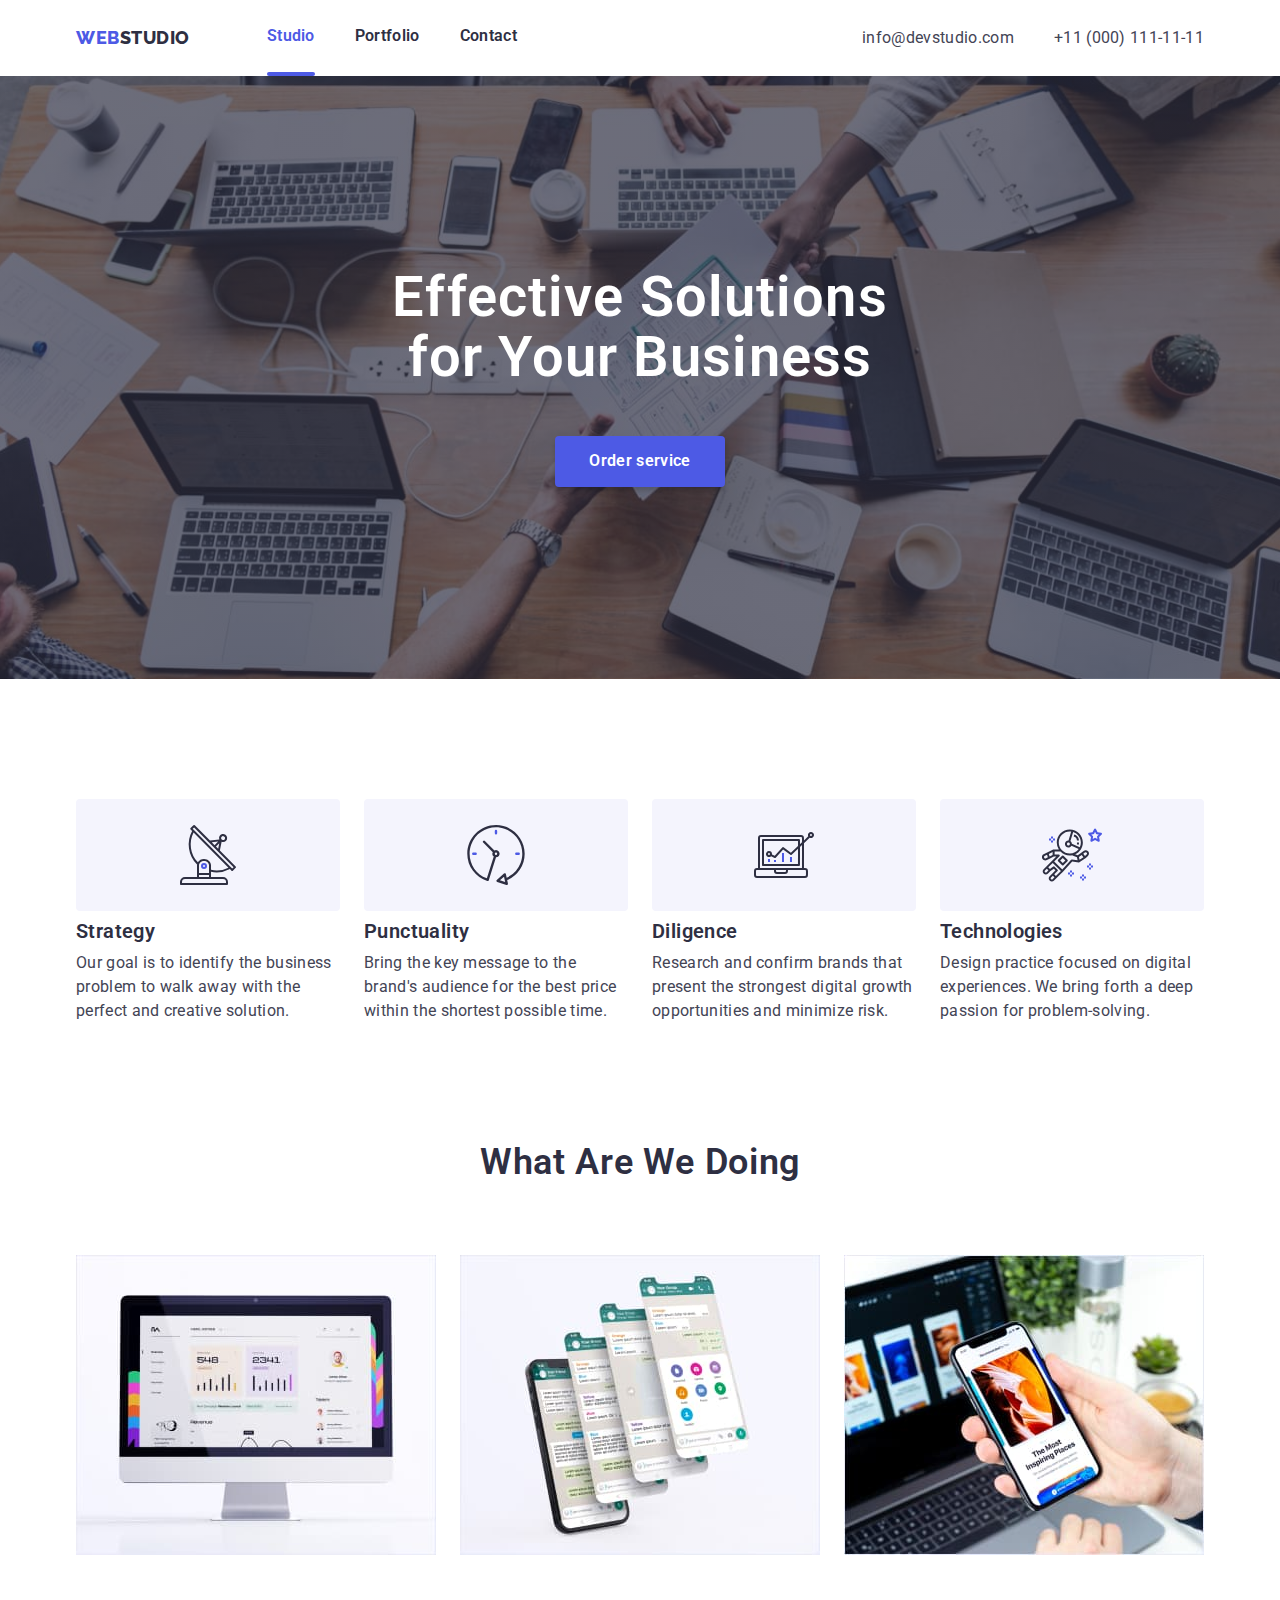
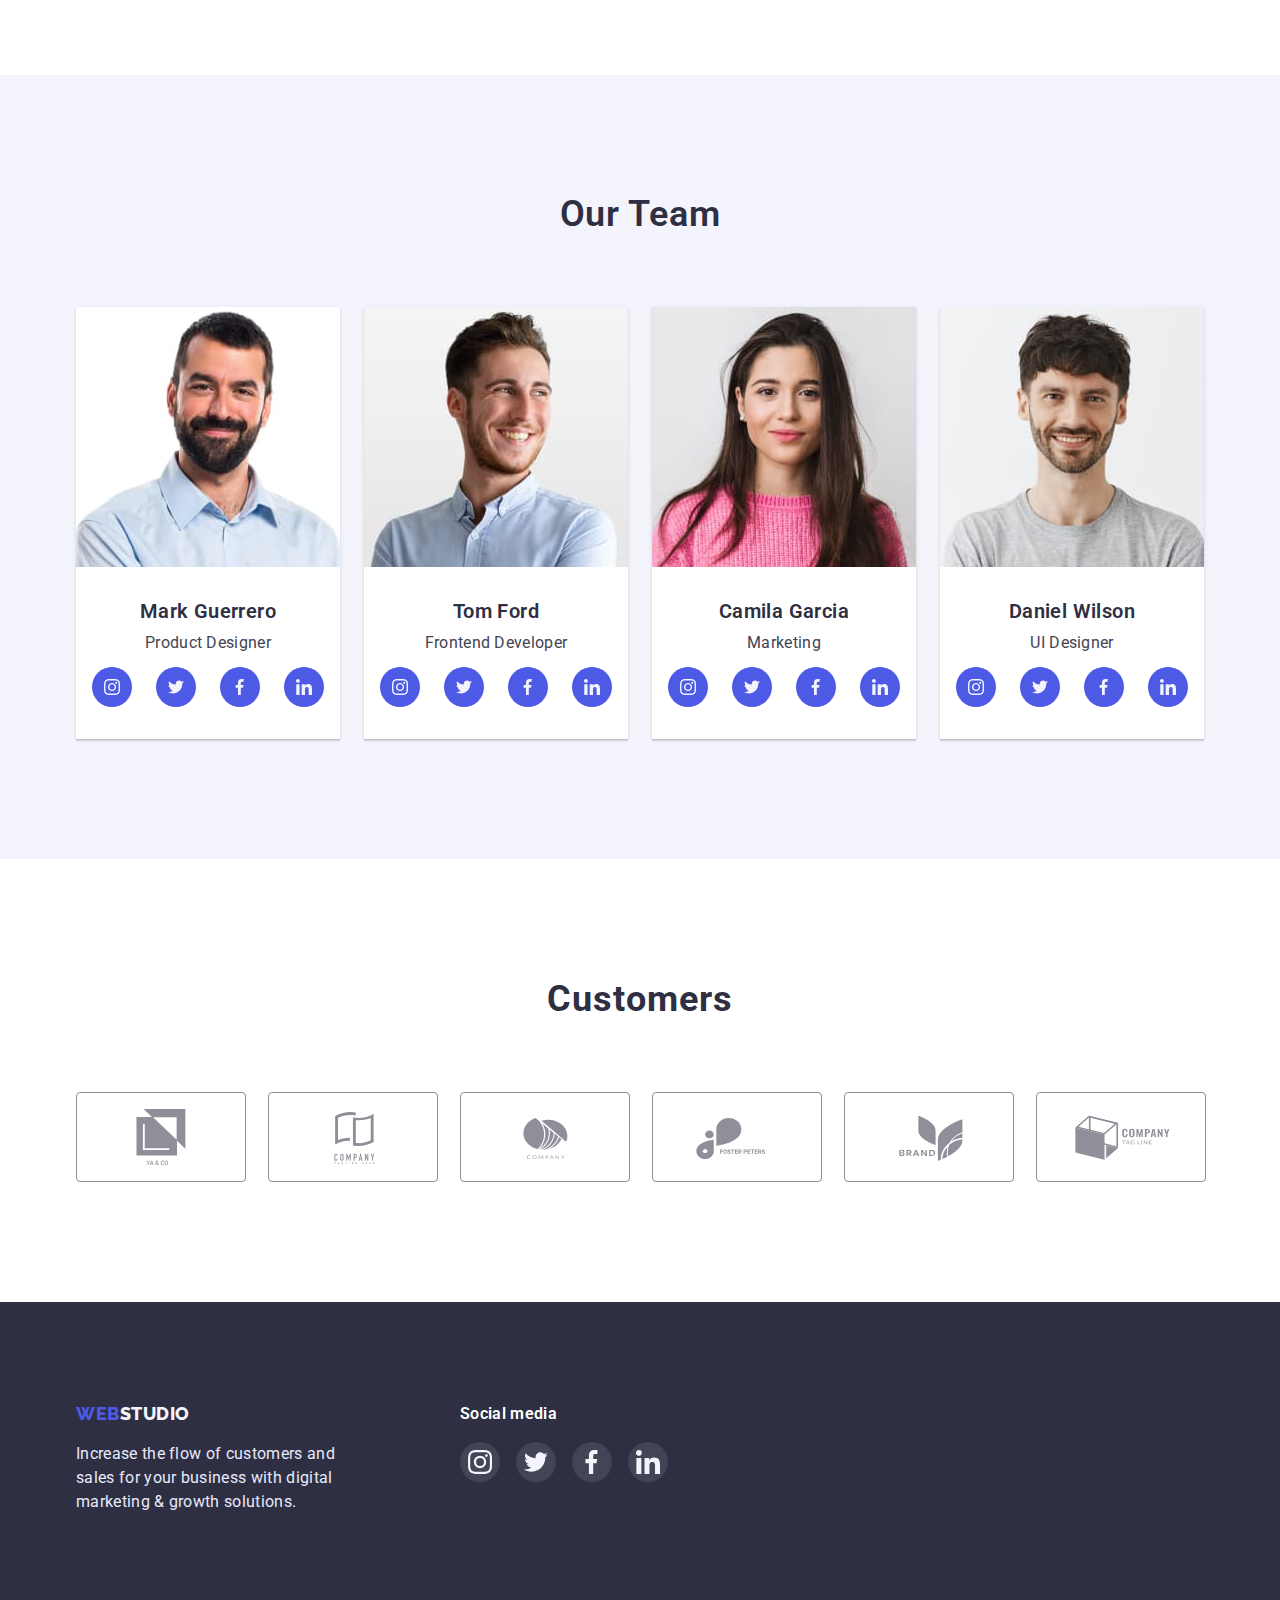
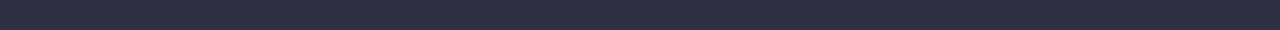
<file: index.html>
<!DOCTYPE html>
<html lang="en">
<head>
    <meta charset="UTF-8">
    <meta http-equiv="X-UA-Compatible" content="IE=edge">
    <meta name="viewport" content="width=device-width, initial-scale=1.0">
    <title><Main>Modul 1.1</Main></title>
    <link rel="preconnect" href="https://fonts.googleapis.com">
    <link rel="preconnect" href="https://fonts.gstatic.com" crossorigin>
    <link href="https://fonts.googleapis.com/css2?family=Raleway:wght@700&family=Roboto:wght@400;500;700;900&display=swap" rel="stylesheet">
    <link rel="stylesheet" href="./css/styles.css">
    <link rel="stylesheet" href="https://github.com/sindresorhus/modern-normalize/blob/main/modern-normalize.css">
</head>
<body>
    <header class="header-section">  
        <div class="container">
        <nav class="main-nav">        
            <a class="logo" href="./index.html"><span class="logo-half">Web</span>studio</a>
            <ul class="list site-nav">
                <li class="list-link-item"><a class="list-link act-page" href="./index.html">Studio</a></li>
                <li class="list-link-item"><a class="list-link" href="./portfolio.html">Portfolio</a></li>
                <li class="list-link-item"><a class="list-link" href="#">Contact</a></li>
            </ul>
            </nav>
            <ul class="contacts list">
                <li class="list-link-item"><a class="contact-link" href="mailto:info@devstudio.com">info@devstudio.com</a></li>
                <li class="list-link-item"><a class="contact-link" href="tel:+11(000)111-11-11">+11 (000) 111-11-11</a></li>
            </ul>
        </div>       
    </header>
    <main>
        <section class="hero-section">
            <div class="container hero">
            <h1 class="hero-name">Effective Solutions<br>for Your Business</h1>
            <button class="hero-button" data-modal-open type="button">Order service</button>
            </div>
        </section>
        <section class="skills">
            <div class="container">
            <h2  class="visually-hidden">Our skills</h2>
            <ul class="skills-list list">
                <li class="skills-list-item">
                    <div class="skills-icon">
                        <svg class="icon-sk" width="60px" height="64px">
                            <use href="./images/icons.svg#icon-antenna"></use>
                        </svg>
                    </div>
                    <h3 class="skills-list-name">Strategy</h3>
                    <p class="skills-list-text">Our goal is to identify the business problem to walk away with the perfect and creative solution. </p>
                </li>
                <li class="skills-list-item">
                    <div class="skills-icon">
                        <svg class="icon-sk" width="60px" height="64px">
                            <use href="./images/icons.svg#icon-clock"></use>
                        </svg>
                    </div>
                    <h3 class="skills-list-name">Punctuality</h3>
                    <p class="skills-list-text">Bring the key message to the brand's audience for the best price within the shortest possible time.</p>
                </li>
                <li class="skills-list-item">
                    <div class="skills-icon">
                        <svg class="icon-sk" width="60px" height="64px">
                            <use href="./images/icons.svg#icon-diagram"></use>
                        </svg>
                    </div>
                    <h3 class="skills-list-name">Diligence</h3>
                    <p class="skills-list-text">Research and confirm brands that present the strongest digital growth opportunities and minimize risk.</p>
                </li>
                <li class="skills-list-item">
                    <div class="skills-icon">
                        <svg class="icon-sk" width="60px" height="64px">
                            <use href="./images/icons.svg#icon-astronaut"></use>
                        </svg>
                    </div>
                    <h3 class="skills-list-name">Technologies</h3>
                    <p class="skills-list-text">Design practice focused on digital experiences. We bring forth a deep passion for problem-solving.</p>
                </li>
            </ul>
        </div>
        </section>
        <section class="services">
            <div class="container">
            <h2 class="services-name">What are we doing</h2>
            <ul class="services-list list">
                <li class="services-list-item"><img width="360" height="300" src="./images/img1.jpg" alt="Computer"></li>
                <li class="services-list-item"><img width="360" height="300" src="./images/img2.jpg" alt="Smartphone"></li>
                <li class="services-list-item"><img width="360" height="300" src="./images/img3.jpg" alt="Smartphone and Computer"></li>
            </ul>
            </div>
        </section>
        <section class="team">
            <div class="container">
            <h2 class="staff">Our team</h2>
            <ul class="staff-list list">
                <li class="staff-card"><img width="264" height="260" src="./images/staff1.jpg" alt="Mark Guerrero"> 
                    <div class="staff-card-cont">
                        <h3 class="staff-name">Mark Guerrero</h3>
                        <p class="staff-position">Product Designer</p>
                        <ul class="soc-media-list list">
                            <li class="soc-media-item">
                                <a href="#" class="soc-media-link instagram">
                                    <svg class="soc-media-icon" width="16px" height="16px">
                                        <use href="./images/icons.svg#icon-instagram"></use>
                                    </svg>
                                </a>
                            </li>
                            <li class="soc-media-item">
                                <a href="#" class="soc-media-link twitter">
                                    <svg class="soc-media-icon" width="16px" height="16px">
                                        <use href="./images/icons.svg#icon-twitter"></use>
                                    </svg>
                                </a>
                            </li>
                            <li class="soc-media-item">
                                <a href="#" class="soc-media-link facebook">
                                    <svg class="soc-media-icon" width="16px" height="16px">
                                        <use href="./images/icons.svg#icon-facebook"></use>
                                    </svg>
                                </a>
                            </li>
                            <li class="soc-media-item">
                                <a href="#" class="soc-media-link linkedin">
                                    <svg class="soc-media-icon" width="16px" height="16px">
                                        <use href="./images/icons.svg#icon-linkedin"></use>
                                    </svg>
                                </a>
                            </li>
                        </ul>
                    </div>
                </li>
                <li class="staff-card"><img width="264" height="260" src="./images/staff2.jpg" alt="Tom Ford"> 
                    <div class="staff-card-cont">
                        <h3 class="staff-name">Tom Ford</h3>
                        <p class="staff-position">Frontend Developer</p>
                        <ul class="soc-media-list list">
                            <li class="soc-media-item">
                                <a href="#" class="soc-media-link instagram">
                                    <svg class="soc-media-icon" width="16px" height="16px">
                                        <use href="./images/icons.svg#icon-instagram"></use>
                                    </svg>
                                </a>
                            </li>
                            <li class="soc-media-item">
                                <a href="#" class="soc-media-link twitter">
                                    <svg class="soc-media-icon" width="16px" height="16px">
                                        <use href="./images/icons.svg#icon-twitter"></use>
                                    </svg>
                                </a>
                            </li>
                            <li class="soc-media-item">
                                <a href="#" class="soc-media-link facebook">
                                    <svg class="soc-media-icon" width="16px" height="16px">
                                        <use href="./images/icons.svg#icon-facebook"></use>
                                    </svg>
                                </a>
                            </li>
                            <li class="soc-media-item">
                                <a href="#" class="soc-media-link linkedin">
                                    <svg class="soc-media-icon" width="16px" height="16px">
                                        <use href="./images/icons.svg#icon-linkedin"></use>
                                    </svg>
                                </a>
                            </li>
                        </ul>
                    </div>
                </li>
                <li class="staff-card"><img width="264" height="260" src="./images/staff3.jpg" alt="Camila Garcia"> 
                    <div class="staff-card-cont">
                        <h3 class="staff-name">Camila Garcia</h3>
                        <p class="staff-position">Marketing</p>
                        <ul class="soc-media-list list">
                            <li class="soc-media-item">
                                <a href="#" class="soc-media-link instagram">
                                    <svg class="sm-icon-staff" width="16px" height="16px">
                                        <use href="./images/icons.svg#icon-instagram"></use>
                                    </svg>
                                </a>
                            </li>
                            <li class="soc-media-item">
                                <a href="#" class="soc-media-link twitter">
                                    <svg class="sm-icon-staff" width="16px" height="16px">
                                        <use href="./images/icons.svg#icon-twitter"></use>
                                    </svg>
                                </a>
                            </li>
                            <li class="soc-media-item">
                                <a href="#" class="soc-media-link facebook">
                                    <svg class="sm-icon-staff" width="16px" height="16px">
                                        <use href="./images/icons.svg#icon-facebook"></use>
                                    </svg>
                                </a>
                            </li>
                            <li class="soc-media-item">
                                <a href="#" class="soc-media-link linkedin">
                                    <svg class="sm-icon-staff" width="16px" height="16px">
                                        <use href="./images/icons.svg#icon-linkedin"></use>
                                    </svg>
                                </a>
                            </li>
                        </ul>
                    </div>
                </li>
                <li class="staff-card"><img width="264" height="260" src="./images/staff4.jpg" alt="Daniel Wilson"> 
                    <div class="staff-card-cont">
                        <h3 class="staff-name">Daniel Wilson</h3>
                        <p class="staff-position">UI Designer</p>
                        <ul class="soc-media-list list">
                            <li class="soc-media-item">
                                <a href="#" class="soc-media-link instagram">
                                    <svg class="soc-media-icon" width="16px" height="16px">
                                        <use href="./images/icons.svg#icon-instagram"></use>
                                    </svg>
                                </a>
                            </li>
                            <li class="soc-media-item">
                                <a href="#" class="soc-media-link twitter">
                                    <svg class="soc-media-icon" width="16px" height="16px">
                                        <use href="./images/icons.svg#icon-twitter"></use>
                                    </svg>
                                </a>
                            </li>
                            <li class="soc-media-item">
                                <a href="#" class="soc-media-link facebook">
                                    <svg class="soc-media-icon" width="16px" height="16px">
                                        <use href="./images/icons.svg#icon-facebook"></use>
                                    </svg>
                                </a>
                            </li>
                            <li class="soc-media-item">
                                <a href="#" class="soc-media-link linkedin">
                                    <svg class="soc-media-icon" width="16px" height="16px">
                                        <use href="./images/icons.svg#icon-linkedin"></use>
                                    </svg>
                                </a>
                            </li>
                        </ul>
                    </div>
                </li>
            </ul>
            </div>
        </section>
        <section class="customers">
            <div class="container">
                <h2>Customers</h2>
                <ul class="customers-list list">
                    <li class="customers-item">
                        <a href="#" class="cust-link" >
                            <svg class="cust-icon" width="104px" height="56px">
                            <use href="./images/icons.svg#icon-client1" ></use>
                            </svg>
                        </a> 
                    </li>
                    <li class="customers-item">
                        <a href="#" class="cust-link">
                            <svg class="cust-icon" width="104px" height="56px">
                            <use href="./images/icons.svg#icon-client2"></use>
                            </svg>
                        </a>
                    </li>
                    <li class="customers-item">
                        <a href="#" class="cust-link"> 
                            <svg class="cust-icon" width="104px" height="56px">
                            <use href="./images/icons.svg#icon-client3"></use>
                            </svg>
                        </a>
                    </li>
                    <li class="customers-item">
                        <a href="#" class="cust-link">
                            <svg class="cust-icon" width="104px" height="56px">
                            <use href="./images/icons.svg#icon-client4"></use>
                            </svg>
                        </a>
                    </li>
                    <li class="customers-item">
                        <a href="#" class="cust-link">
                            <svg class="cust-icon" width="104px" height="56px">
                            <use href="./images/icons.svg#icon-client5"></use>
                            </svg>
                        </a>
                    </li>
                    <li class="customers-item">
                        <a href="#" class="cust-link">
                            <svg class="cust-icon" width="104px" height="56px">
                            <use href="./images/icons.svg#icon-customer6"></use>
                            </svg>
                        </a>
                    </li>
            </ul>
    </main>
    <footer class="footer-section">
        <div class="container ft">
        <div><a class="logo" href="./index.html"><span class="footer-title"><span class="logo-half">Web</span>studio</span></a>
        <p class="footer-text">Increase the flow of customers and sales for your business with digital marketing & growth solutions.</p></div>
        <div class="soc-media-foot">
            <h3>Social media</h3>
            <ul class="sm-list-footer list">
                <li class="sm-item-footer">
                    <a href="#" class="sm-link-footer instagram">
                        <svg class="soc-media-icon" width="24px" height="24px">
                            <use href="./images/icons.svg#icon-instagram"></use>
                        </svg>
                    </a>
                </li>
                <li class="sm-item-footer">
                    <a href="#" class="sm-link-footer twitter">
                        <svg class="soc-media-icon" width="24px" height="24px">
                            <use href="./images/icons.svg#icon-twitter"></use>
                        </svg>
                    </a>
                </li>
                <li class="sm-item-footer">
                    <a href="#" class="sm-link-footer facebook">
                        <svg class="soc-media-icon" width="24px" height="24px">
                            <use href="./images/icons.svg#icon-facebook"></use>
                        </svg>
                    </a>
                </li>
                <li class="sm-item-footer">
                    <a href="#" class="sm-link-footer linkedin">
                        <svg class="soc-media-icon" width="24px" height="24px">
                            <use href="./images/icons.svg#icon-linkedin"></use>
                        </svg>
                    </a>
                </li>
            </ul>
        </div>
        </div>
    </footer>
    <div data-modal class="backdrop is-hidden">
        <div class="modal">
            <button data-modal-close class="btn-modal" type="button">
                <svg class="icon-close" width="8px" height="8px">
                    <use href="./images/icons.svg#icon-cross"></use>
                </svg>
            </button>
        </div>
    </div>
    <script src="./js/modal.js"></script>
</body>
</html>
</file>
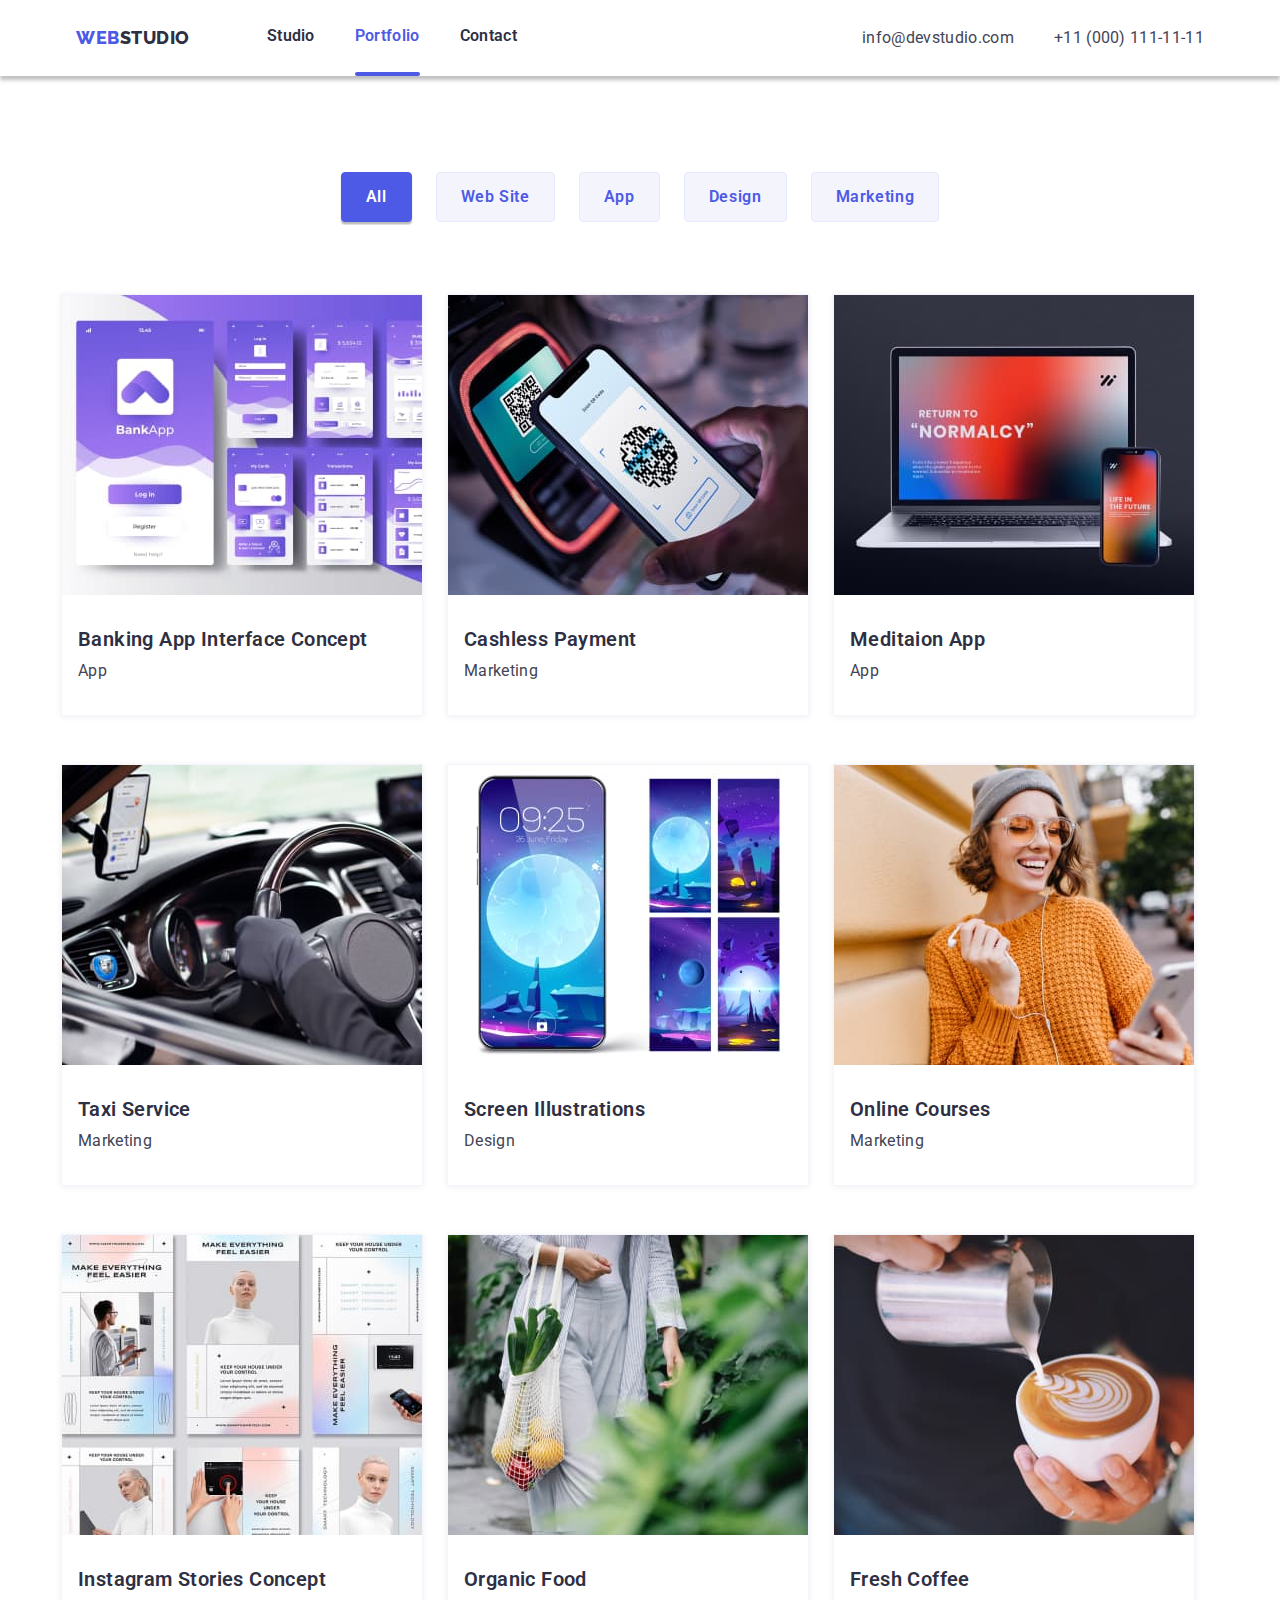
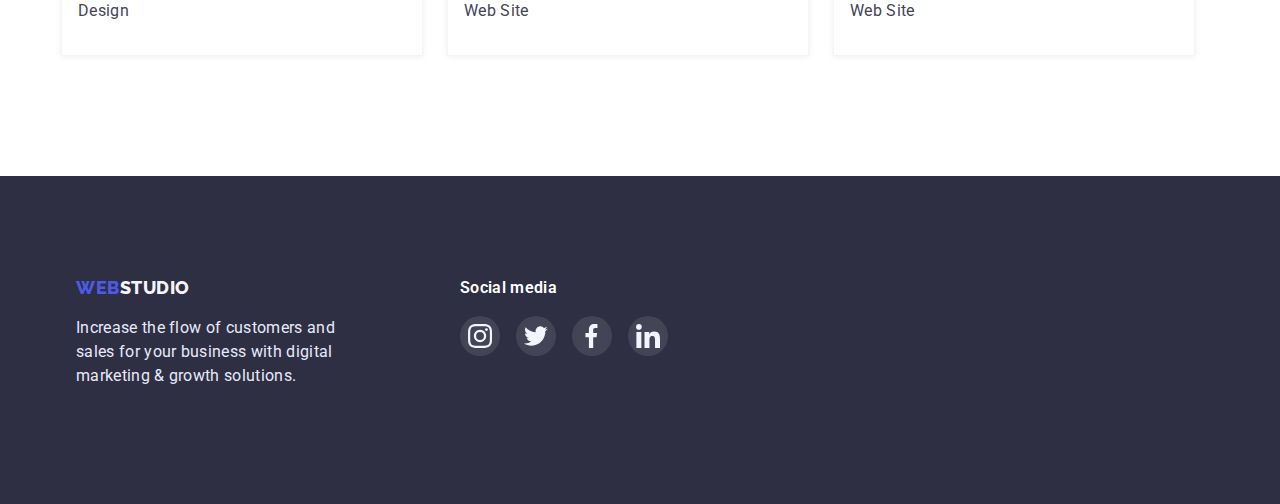
<file: portfolio.html>
<!DOCTYPE html>
<html lang="en">
<head>
    <meta charset="UTF-8">
    <meta http-equiv="X-UA-Compatible" content="IE=edge">
    <meta name="viewport" content="width=device-width, initial-scale=1.0">
    <title>Portfolio</title>
    <link rel="preconnect" href="https://fonts.googleapis.com">
    <link rel="preconnect" href="https://fonts.gstatic.com" crossorigin>
    <link href="https://fonts.googleapis.com/css2?family=Raleway:wght@700&family=Roboto:wght@400;500;700;900&display=swap" rel="stylesheet">
    <link rel="stylesheet" href="./css/styles.css">
    <link rel="stylesheet" href="https://github.com/sindresorhus/modern-normalize/blob/main/modern-normalize.css">
</head>
<body>
    <header class="header-section">  
        <div class="container">
        <nav class="main-nav">        
            <a class="logo" href="./index.html"><span class="logo-half">Web</span>studio</a>
            <ul class="list site-nav">
                <li class="list-link-item"><a class="list-link" href="./index.html">Studio</a></li>
                <li class="list-link-item"><a class="list-link act-page" href="./portfolio.html">Portfolio</a></li>
                <li class="list-link-item"><a class="list-link" href="#">Contact</a></li>
            </ul>
            </nav>
            <ul class="contacts list">
                <li class="list-link-item"><a class="contact-link" href="mailto:info@devstudio.com">info@devstudio.com</a></li>
                <li class="list-link-item"><a class="contact-link" href="tel:+11(000)111-11-11">+11 (000) 111-11-11</a></li>
            </ul>
        </div>       
    </header>
    <main class="main">
        <section class="portfolio-section">
            <div class="container port-cont">
            <div class="filter-cont">       
                <h1 class="visually-hidden">Service examples</h1>
                <ul class="list filter-list">
                    <li class="filter-item"><button class="all-btn" type="button">All</button></li>
                    <li class="filter-item"><button class="filter-btn" type="button">Web Site</button></li>
                    <li class="filter-item"><button class="filter-btn" type="button">App</button></li>
                    <li class="filter-item"><button class="filter-btn" type="button">Design</button></li>
                    <li class="filter-item"><button class="filter-btn" type="button">Marketing</button></li>
                </ul>
            </div>        
        <div class="srv-cards">
        <ul class="list crd-list">            
            <li class="card-item">
            <a href="#">
                <div class="card-img">
                    <img src="./images/srvc1.jpg" alt="Banking app" width="360" height="300">
                <div class="overlay">
                    <p>14 Stylish and User-Friendly App Design Concepts · Task Manager App · Calorie Tracker App · Exotic Fruit Ecommerce App · Cloud Storage App</p>
                </div>  
                </div>
                <div class="card-content">
                    <h3 class="list-name">Banking App Interface Concept</h3>
                    <p class="list-text">App</p>
                    </div>
            </a>
            </li>
            <li class="card-item">
                <a href="#">
                    <div class="card-img">
                    <img src="./images/srv1.jpg" alt="phone payment" width="360" height="300">
                    <div class="overlay">
                        <p>14 Stylish and User-Friendly App Design Concepts · Task Manager App · Calorie Tracker App · Exotic Fruit Ecommerce App · Cloud Storage App</p>
                    </div>  
                </div>
                <div class="card-content">
                <h3 class="list-name">Cashless Payment</h3>
                <p class="list-text">Marketing</p>
                </div>
                </a>
            </li> 
            <li class="card-item">
                <a href="#">
                <div class="card-img">
                <img src="./images/srvc7.jpg" alt="Laptop and smartphone" width="360" height="300">
                    <div class="overlay">
                        <p>14 Stylish and User-Friendly App Design Concepts · Task Manager App · Calorie Tracker App · Exotic Fruit Ecommerce App · Cloud Storage App</p>  
                    </div>
                </div>
                <div class="card-content">
                <h3 class="list-name">Meditaion App</h3>
                <p class="list-text">App</p>
                </div>
                </a>                
            </li>
            <li class="card-item">
                <a href="#">
                <div class="card-img">
                    <img src="./images/srvc6.jpg" alt="Driver" width="360" height="300">
                    <div class="overlay">
                        <p>14 Stylish and User-Friendly App Design Concepts · Task Manager App · Calorie Tracker App · Exotic Fruit Ecommerce App · Cloud Storage App</p>
                    </div>  
                </div>
                <div class="card-content">
                <h3 class="list-name">Taxi Service</h3>
                <p class="list-text">Marketing</p>
                </div>
                </a>
            </li>
            <li class="card-item">
                <a href="#">
                <div class="card-img">
                    <img src="./images/srvc3.jpg" alt="Smartphone screens" width="360" height="300">
                    <div class="overlay">
                        <p>14 Stylish and User-Friendly App Design Concepts · Task Manager App · Calorie Tracker App · Exotic Fruit Ecommerce App · Cloud Storage App</p>
                    </div>
                </div>
                <div class="card-content">
                <h3 class="list-name">Screen Illustrations</h3>
                <p class="list-text">Design</p>
                </div>
                </a>
            </li>
            <li class="card-item">
                <a href="#">
                <div class="card-img">
                    <img src="./images/srvc5.jpg" alt="Girl with phone" width="360" height="300">
                    <div class="overlay">
                        <p>14 Stylish and User-Friendly App Design Concepts · Task Manager App · Calorie Tracker App · Exotic Fruit Ecommerce App · Cloud Storage App</p>
                    </div>  
                </div>
                <div class="card-content">
                <h3 class="list-name">Online Courses</h3>
                <p class="list-text">Marketing</p>
                </div>
                </a>
            </li>
            <li class="card-item">
                <a href="#"> 
                    <div class="card-img">
                    <img src="./images/srvc2.jpg" alt="Screens" width="360" height="300">
                        <div class="overlay">
                            <p>14 Stylish and User-Friendly App Design Concepts · Task Manager App · Calorie Tracker App · Exotic Fruit Ecommerce App · Cloud Storage App</p>
                        </div>  
                    </div>
                    <div class="card-content">
                        <h3 class="list-name">Instagram Stories Concept</h3>
                        <p class="list-text">Design</p>
                    </div>
                </a>
            </li>
            <li class="card-item">
                <a href="#">
                <div class="card-img">
                <img src="./images/srvc4.jpg" alt="Fruits" width="360" height="300">     
                    <div class="overlay">
                        <p>14 Stylish and User-Friendly App Design Concepts · Task Manager App · Calorie Tracker App · Exotic Fruit Ecommerce App · Cloud Storage App</p>
                    </div>  
                </div>
                <div class="card-content">
                <h3 class="list-name">Organic Food</h3>
                <p class="list-text">Web Site</p>
                </div>
                </a>
            </li>
            <li class="card-item">
                <a href="#">
                <div class="card-img">
                <img src="./images/srvc.jpg" alt="Cup of coffee" width="360" height="300">
                    <div class="overlay">
                        <p>14 Stylish and User-Friendly App Design Concepts · Task Manager App · Calorie Tracker App · Exotic Fruit Ecommerce App · Cloud Storage App</p>
                    </div>
                </div>
                <div class="card-content">
                <h3 class="list-name">Fresh Coffee</h3>
                <p class="list-text">Web Site</p>
                </div>
                </a>
            </li>
        </ul>
        </div>
        </div>
        </section>
    </main>
    <footer class="footer-section">
        <div class="container ft">
        <div><a class="logo" href="./index.html"><span class="footer-title"><span class="logo-half">Web</span>studio</span></a>
        <p class="footer-text">Increase the flow of customers and sales for your business with digital marketing & growth solutions.</p></div>
        <div class="soc-media-foot">
            <h3>Social media</h3>
            <ul class="sm-list-footer list">
                <li class="sm-item-footer">
                    <a href="#" class="sm-link-footer instagram">
                        <svg class="soc-media-icon" width="24px" height="24px">
                            <use href="./images/icons.svg#icon-instagram"></use>
                        </svg>
                    </a>
                </li>
                <li class="sm-item-footer">
                    <a href="#" class="sm-link-footer twitter">
                        <svg class="soc-media-icon" width="24px" height="24px">
                            <use href="./images/icons.svg#icon-twitter"></use>
                        </svg>
                    </a>
                </li>
                <li class="sm-item-footer">
                    <a href="#" class="sm-link-footer facebook">
                        <svg class="soc-media-icon" width="24px" height="24px">
                            <use href="./images/icons.svg#icon-facebook"></use>
                        </svg>
                    </a>
                </li>
                <li class="sm-item-footer">
                    <a href="#" class="sm-link-footer linkedin">
                        <svg class="soc-media-icon" width="24px" height="24px">
                            <use href="./images/icons.svg#icon-linkedin"></use>
                        </svg>
                    </a>
                </li>
            </ul>
        </div>
        </div>
    </footer>
</body>
</html>
</file>
<file: css/styles.css>
:root {
    --dark-theme: #2E2F42;
    --standart-light: #FFFFFF;
    --main-bgc: #E5E5E5;
    --staff-bgc: #F4F4FD;
    --blue-theme: #4D5AE5;
    --dark-main: #434455;
    --text-color: #E7E9FC;
    --icon-gr: #8E8F99;
    --margin-right: 40px;
    --dark-blue: #404BBF
}


body {
    font-family: 'Roboto', sans-serif;
    color: var(--dark-main);
    margin: 0;
    padding: 0;
}

img {
    display: block;
    width: 100%;
}
.visually-hidden {
    position: absolute;
    width: 1px;
    height: 1px;
    margin: -1px;
    border: 0;
    padding: 0;
    white-space: nowrap;
    clip-path: inset(100%);
    clip: rect(0 0 0 0);
    overflow: hidden;
}
.list {
    list-style: none;
    padding-left: 0;
}
.container {
    max-width: 1158px;
    padding-left: 15px;
    padding-right: 15px;
    margin: 0 auto;
    box-sizing: border-box;
    /* outline: 1px solid red; */
}
ul {
    margin: 0;
}
/* header styles */

.main-nav {
    display: flex;
    align-items: center;    
}

.site-nav {
    display: flex;
    margin-left: 77px    
}
.site-nav .list-link-item:not(:last-child) {
    margin-right: var(--margin-right);
}

.logo {
    font-family: 'Raleway';
    font-weight: 800;
    font-size: 18px;
    line-height: 1.33;
    display: flex;
    align-items: center;
    letter-spacing: 0.03em;
    color: var(--dark-theme);
    text-decoration: none;
    text-transform: uppercase;
    }
.logo-half {
    color: var(--blue-theme);;
}
.list-link { 
    display: block;
    font-weight: 600;
    font-size: 16px;
    line-height: 1.5;
    letter-spacing: 0.02em;
    color: var(--dark-theme);
    text-decoration: none;
    padding: 24px 0 0 0;
    transition: color 250ms cubic-bezier(0.4, 0, 0.2, 1);
}

.list-link:hover, 
.list-link:focus {
    color: var(--blue-theme)
}
.list-link:active {
    color: var(--dark-main)
}

.contact-link {
    font-weight: 400;
    font-size: 16px;
    line-height: 1.5;
    letter-spacing: 0.02em;
    color: var(--dark-main);
    text-decoration: none;
    padding: 24px 0px;

    transition: color 250ms cubic-bezier(0.4, 0, 0.2, 1);

}
.contacts {
    display: flex;
    margin-left: auto;
}

.contacts .list-link-item + .list-link-item{
    margin-left: 40px;
}
.header-section > .container {
   display: flex;
   align-items: center;      
}

.header-section {
    box-shadow: 0px 4px 4px 0px rgba(0, 0, 0, 0.25);
}

.contact-link:hover, .contact-link:focus {
    color: var(--blue-theme);
} 
.act-page {
    color: var(--blue-theme);
}
.act-page::after {
    content: "";
    display: block;
    width: 100%;
    height: 4px;
    left: 0;
    margin-top: 24px;
    background-color: var(--blue-theme);
    border-radius: 2px;
    

}

/* hero styles */

.hero {
    margin-top: 0;
    text-align: center;   
}

.hero-section {
    padding-top: 192px;
    padding-bottom: 192px;
    background-image: linear-gradient(rgba(46, 47, 66, 0.7),rgba(46, 47, 66, 0.7)),
    url(../images/hero.jpg);
    background-position: center;
    background-repeat: no-repeat;
    background-size: cover;
    max-width: 1440px;
    margin-left: auto;
    margin-right: auto 
}

.hero-name {
    font-weight: 600;
    font-size: 56px;
    line-height: 1.07;
    letter-spacing: 0.02em;
    color: var(--standart-light); 
    margin-top: 0;
    margin-bottom: 48px;
}
.hero-button {
    font-family: 'Roboto', sans-serif;
    font-weight: 600;
    font-size: 16px;
    line-height: 1.18;
    letter-spacing: 0.02em;
    color: var(--standart-light);
    background-color: var(--blue-theme);
    cursor: pointer;

    padding: 16px 32px;
    gap: 10px;

    text-align: center;
    width: 170px;
    height: 51px;
  
    box-shadow: 0px 4px 4px rgba(0, 0, 0, 0.15);
    border-radius: 4px;
    border: none;

    transition: background-color 250ms cubic-bezier(0.4, 0, 0.2, 1),
    box-shadow 250ms cubic-bezier(0.4, 0, 0.2, 1) 

    }
.hero-button:hover {
    background: var(--dark-blue);
    box-shadow: 0px 4px 4px rgba(0, 0, 0, 0.15);
    
}
.hero-button:focus {
    background: var(--dark-blue);
    box-shadow: 0px 4px 4px rgba(0, 0, 0, 0.15);
 
}

/* skills style */

.skills {
    padding: 120px 0;
}

.skills-list {
    display: flex;
    align-items: center;
}
.skills-list-name {
    font-weight: 600;
    font-size: 20px;
    line-height: 1.2;
    letter-spacing: 0.02em;
    color: var(--dark-theme);
    margin: 0;
    
}
.skills-list-text {
    font-weight: 400;
    font-size: 16px;
    line-height: 1.5;
    letter-spacing: 0.02em;
    color: var(--dark-main);
    margin-top: 8px;
    margin-bottom: 0;
}
.skills-list-item:not(:last-child) {
    margin-right: 24px;

}
.skills-list-item>.list-text {
    margin-bottom: 0;
    
}
.skills-list-item {
    width: calc((100% - 72px) / 4)
}
.skills-icon {
    background-color: var(--staff-bgc);
    border-radius: 4px;
    display: flex;
    justify-content: center;
    align-items: center;
    margin-bottom: 8px;
    height: 112px;
}
.icon-sk {
    fill: var(--dark-theme);
}

 /* services styles */

 .services {
   padding-bottom: 120px;     
 }

 .services-list {
    display: flex;
    align-content: center;
    margin: 0;
 }
 
 .services-name {
    font-weight: 600;
    font-size: 36px; 
    line-height: 1.11;
    text-align: center;
    letter-spacing: 0.02em;
    text-transform: capitalize;
    color: var(--dark-theme);
    margin-bottom: 72px;
    margin-top: 0;
    
}
.services-list-item:not(:last-child) {
    margin-right: 24px;
}

.services-list-item {
    width: calc((100% - 48px) / 3)
}

/* staff styles */ 

.staff {
    font-weight: 600;
    font-size: 36px; 
    line-height: 1.11;
    text-align: center;
    letter-spacing: 0.02em;
    text-transform: capitalize;
    color: var(--dark-theme)
}

.staff-list {
    display: flex;
    align-items: center;
    margin-top: 72px;
    margin-bottom: 0;
    
}


.team {
    background-color: var(--staff-bgc);
    padding-top: 120px;
    padding-bottom: 120px;
    
}

.staff-name {
    font-weight: 600;
    font-size: 20px;
    line-height: 1.2;
    text-align: center;
    letter-spacing: 0.02em;
    color: var(--dark-theme);
    margin: 0 0 8px;
}

.staff-position {
    font-weight: 400;
    font-size: 16px;
    line-height: 1.5;
    text-align: center;
    letter-spacing: 0.02em;
    color: var(--dark-main);
    margin: 0;
}
.staff-card {
    background-color: var(--standart-light);
    margin-right: 24px;
    width: calc((100% - 72px) / 4);
    box-shadow: 0px 1px 6px rgba(46, 47, 66, 0.08), 0px 1px 1px rgba(46, 47, 66, 0.16), 0px 2px 1px rgba(46, 47, 66, 0.08)
}
.staff-card:last-child {
    margin-right: 0px;
}
.staff {
    margin: 0;
}
.soc-media-list {
  display: flex;
  align-items: center;
  justify-content: center;
  margin: 0 auto;
  grid-gap: 24px;
  margin-top: 12px;
}

.soc-media-link {  
    width: 100%;
    height: 100%;
    display: flex;
    align-items: center;
    justify-content: center;
    background-color: var(--blue-theme);
    border-radius: 50%
}
.soc-media-item {
    display: flex;
    align-items: center;
    justify-content: center;  
    width: 40px;
    height: 40px;
}
.sm-icon-staff {
    fill: var(--staff-bgc);
   padding: auto;
} 
.staff-card-cont {
    padding: 32px 16px
}

/* Customers styles */

.customers {
    padding-top: 120px;
    padding-bottom: 120px;
  
}
.customers h2 {
    font-weight: 700;
    font-size: 36px;
    line-height: 1.16;
    text-align: center;
    letter-spacing: 0.03em;
    margin: 0 0 72px;
    color: var(--dark-theme);
}

.customers-list {
  display: flex;
  align-items: center;
  justify-content: center;
  margin: 0 auto;
}
.cust-link {
    display: flex;
    width: 100%;
    height: 100%;
    align-items: center;
    justify-content: center;
    color:  var(--icon-gr);
    border: 1px solid #8E8F99;
    border-radius: 4px;
    padding: 16px 0;      
    transition: color 250ms cubic-bezier(0.4, 0, 0.2, 1),
    border 250ms cubic-bezier(0.4, 0, 0.2, 1);


}
 .cust-link:hover, .cust-link:focus {
    border-color: var(--dark-blue); 
    color: var(--dark-blue);   
}
.customers-item {
    display: block;

    width: calc((100% - 120px) / 6);
       

   
}
 .cust-icon {
        fill: currentColor;
 }

.customers-item:not(:last-child) {
    margin-right: 24px;
 }

/* footer styles */
 
footer {
    background-color: var(--dark-theme);
    
}
.footer-text {
    font-weight: 400;
    font-size: 16px;
    line-height: 1.5;
    letter-spacing: 0.02em;
    color: var(--text-color);

    display: block;
    width: 264px;
    height: 72px;
}
.footer-title {
    color: var(--staff-bgc);
}
.footer-section {
    padding-top: 100px;
    padding-bottom: 100px;
 
}
.ft {
    display: flex;
}
footer h3 {
    font-weight: 600;
    font-size: 16px;
    line-height: 1.5;
    letter-spacing: 0.02em;
    color: var(--standart-light);
    margin: 0 0 16px;
}
.sm-list-footer {
    display: flex;
    align-items: center;
    justify-content: left;
    margin: 0 auto;
    grid-gap: 16px;
}
.sm-link-footer {
    display: block;
    width: 100%;
    height: 100%;
    background-color:rgba(255, 255, 255, 0.1);
    border-radius: 50%;

    transition: background-color 250ms cubic-bezier(0.4, 0, 0.2, 1);
}

.sm-link-footer:hover, .sm-link-footer:focus {
    background-color: rgba(49, 208, 170, 1);
    border-radius: 50%;
}
.sm-item-footer {
    display: flex;
    align-items: center;
    justify-content: center;    
    width: 40px;
    height: 40px;

}

.soc-media-icon {
  padding: 8px;
  fill: var(--staff-bgc);
}
.soc-media-foot {
    display: block;
    justify-content: left;
    margin-left: 120px;   
}

/* portfolio styles */

.portfolio-section {
    padding-top: 96px;
    padding-bottom: 120px;
}

.port-cont {
    box-sizing: content-box;
}
.filter-list {
    display: flex;
    justify-content: center;    
}

.filter-btn {
    font-family: 'Roboto';
    font-weight: 600;
    font-size: 16px;
    line-height: 1.5;
    align-items: center;
    text-align: center;
    letter-spacing: 0.04em;
    color: var(--blue-theme);
    background-color: var(--staff-bgc);
    cursor: pointer;

    padding: 12px 24px;
    border: 1px solid #E7E9FC;
    border-radius: 4px;

    transition: color 250ms cubic-bezier(0.4, 0, 0.2, 1),
    background-color 250ms cubic-bezier(0.4, 0, 0.2, 1),
    border-color 250ms cubic-bezier(0.4, 0, 0.2, 1),
    box-shadow 250ms cubic-bezier(0.4, 0, 0.2, 1);
}

.filter-btn:hover, .filter-btn:focus {
    color: var(--standart-light);
    background-color: var(--blue-theme);
    border-color: var(--blue-theme);
    box-shadow: 0px 3px 1px rgba(0, 0, 0, 0.1), 0px 2px 1px rgba(0, 0, 0, 0.08), 0px 2px 2px rgba(0, 0, 0, 0.12)

}

.all-btn {
    font-family: 'Roboto';
    font-weight: 600;
    font-size: 16px;
    line-height: 1.5;
    display: block;
    align-items: center;
    text-align: center;
    letter-spacing: 0.04em;
    color: var(--standart-light);
    background-color: var(--blue-theme);
    cursor: pointer;    
    padding: 4px 8px;
    padding: 12px 24px;
    border: 1px solid var(--blue-theme);
    border-radius: 4px;
    box-shadow: 0px 3px 1px rgba(0, 0, 0, 0.1), 0px 2px 1px rgba(0, 0, 0, 0.08), 0px 2px 2px rgba(0, 0, 0, 0.12);
}

.filter-cont {
    margin-bottom: 72px;
}

.card-item {
    display: block;
    margin-bottom: 48px;
    border: 0.5px solid rgba(244, 244, 253, 1);
    box-shadow: 0px 1px 6px 0px rgba(46, 47, 66, 0.08);
    background-color: var(--standart-light);
    margin-right: 24px;

    transition: box-shadow 250ms cubic-bezier(0.4, 0, 0.2, 1);
    
}
.card-item:hover  {
    box-shadow: 0px 1px 6px rgba(46, 47, 66, 0.08), 0px 1px 1px rgba(46, 47, 66, 0.16), 0px 2px 1px rgba(46, 47, 66, 0.08)
}


.card-item > a {
    cursor: pointer;
    text-decoration: none;
}

.filter-item:not(:last-child) {
    margin-right: 24px;
}
.list-name {
    font-weight: 600;
    font-size: 20px;
    line-height: 1.2;
    letter-spacing: 0.02em;
    color: var(--dark-theme);
    margin: 0 0 8px;
    
}
.list-text {
    font-weight: 400;
    font-size: 16px;
    line-height: 1.5;
    letter-spacing: 0.02em;
    color: var(--dark-main);
    margin: 0;
}

.card-content {
padding: 32px 16px;
}

.crd-list {
    display: flex;
    flex-wrap: wrap;
    align-items: center;
    margin-right: -24px;
    margin-bottom: -48px;
}


.backdrop {
    position: fixed;
    top: 0;
    left: 0;
    
    width: 100%;
    height: 100%;

    background-color: rgba(46, 47, 66, 0.4);

    opacity: 1;

    transition: opacity 250ms cubic-bezier(0.4, 0, 0.2, 1);

}

.backdrop.is-hidden {
    opacity: 0;
    pointer-events: none;
    visibility: hidden;
}

.backdrop.is-hidden .modal {
    transform: translate(-50%, -50%) scale(0.2);
}

.modal {
    position: absolute;
    top: 50%;
    left: 50%;
    transform: translate(-50%, -50%) scale(1);

    width: 408px;
    height: 576px;

    background-color: #FCFCFC;
    box-shadow: 0px 1px 1px rgba(0, 0, 0, 0.14), 0px 1px 3px rgba(0, 0, 0, 0.12), 0px 2px 1px rgba(0, 0, 0, 0.2);
    border-radius: 4px;    

    transition: transform 1000ms cubic-bezier(0.4, 0, 0.2, 1);
}

.btn-modal {
    position: absolute;
    top: 24px;
    right: 24px;

    width: 24px;
    height: 24px;

    background-color: var(--text-color);
    border: 1px solid rgba(0, 0, 0, 0.1);
    border-radius: 50%;
    cursor: pointer;
    
}
.icon-close {
    
    fill: #000000;
}

/* card overlay */

.card-img {
    position: relative;
    overflow: hidden;   

}
    
.overlay {
   
    position: absolute;
    top: 0;
    left: 0;
    width: 100%;
    height: 100%;
    background-color: var(--blue-theme);
 
    transform: translateY(100%);
    transition: transform 250ms cubic-bezier(0.4, 0, 0.2, 1);
}
.overlay > p {

    font-weight: 400;
    font-size: 16px;
    line-height: 1.5;
    letter-spacing: 0.02em;
    color: var(--staff-bgc);
    padding: 40px 32px;
    text-align: center;
    margin: 0;
        
}

.card-item:hover .overlay {
    transform: translateY(0);
}
</file>
